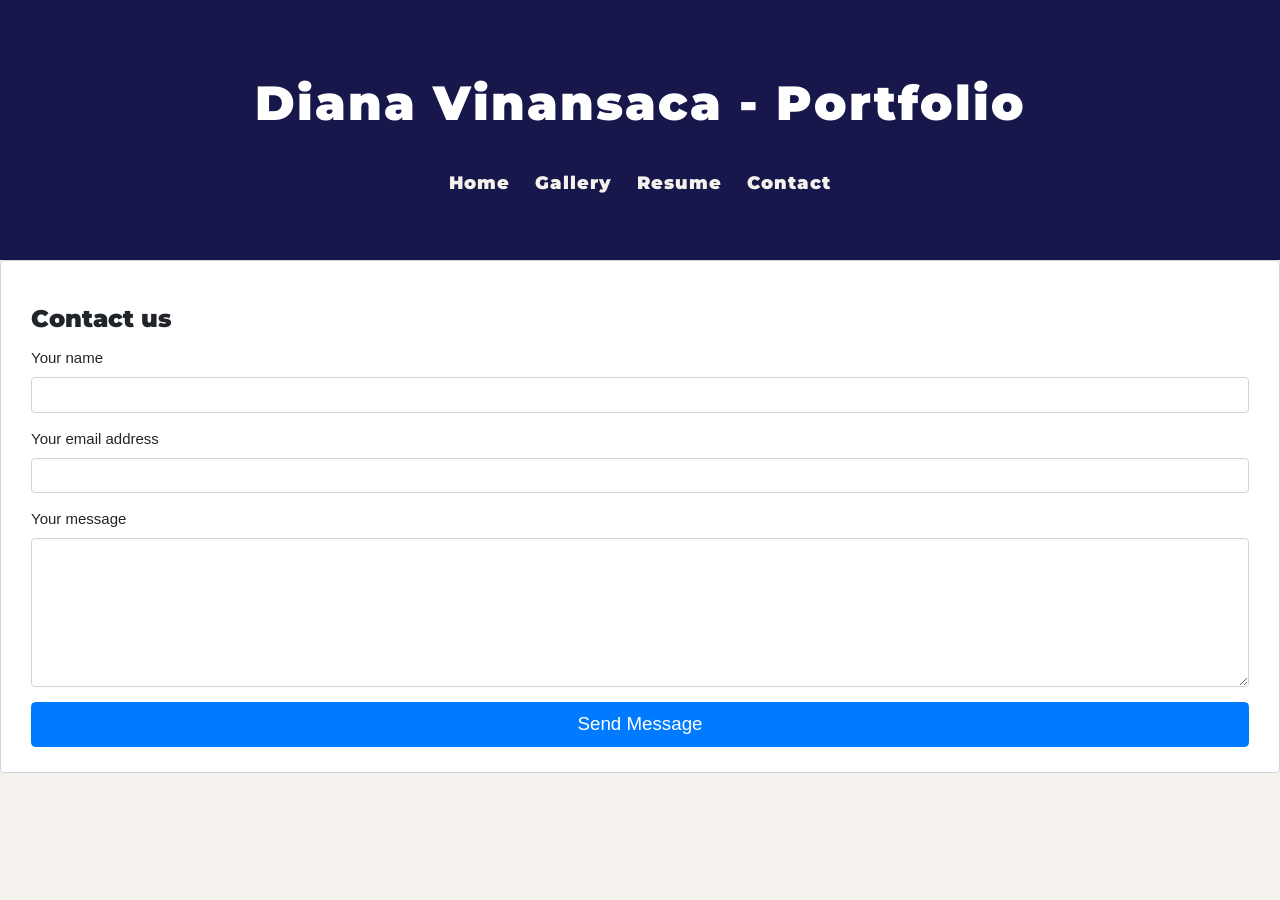
<file: contact.html>
<!DOCTYPE html>
<html lang="en">

<head>
    <meta charset="UTF-8">
    <meta name="viewport" content="width=device-width, initial-scale=1.0">

    <title>Diana Vinansaca - Portfolio</title>

    <!-- Google Fonts -->
    <link href="https://fonts.googleapis.com/css2?family=Montserrat:wght@900&family=Noto+Sans:wght@400&display=swap" rel="stylesheet">

    <!-- W3 CSS -->
    <link rel="stylesheet" href="https://www.w3schools.com/w3css/4/w3.css">

    <!-- Your stylesheet -->
    <link rel="stylesheet" href="css/my-styles.css">
</head>

<body>

    <!-- HEADER -->
    <header class="w3-container w3-black">
        <h1>Diana Vinansaca - Portfolio</h1>

        <nav>
            <ul>
                <li><a href="index.html">Home</a></li>
                <li><a href="gallery.html">Gallery</a></li>
                <li><a href="resume.html">Resume</a></li>
                <li><a href="contact.html">Contact</a></li>
            </ul>
        </nav>
    </header>

    <!-- CONTACT FORM -->
    <div class="fcf-body">

        <div id="fcf-form">

            <h3 class="fcf-h3">Contact us</h3>

            <form id="fcf-form-id" class="fcf-form-class" method="post" action="https://formsubmit.co/3fb84fef5ad8726ab97b9e326ab143dc ">

                <div class="fcf-form-group">
                    <label for="Name" class="fcf-label">Your name</label>

                    <div class="fcf-input-group">
                        <input type="text" id="Name" name="Name" class="fcf-form-control" required>
                    </div>
                </div>

                <div class="fcf-form-group">
                    <label for="Email" class="fcf-label">Your email address</label>

                    <div class="fcf-input-group">
                        <input type="email" id="Email" name="Email" class="fcf-form-control" required>
                    </div>
                </div>

                <div class="fcf-form-group">
                    <label for="Message" class="fcf-label">Your message</label>

                    <div class="fcf-input-group">
                        <textarea id="Message" name="Message" class="fcf-form-control" rows="6" maxlength="3000" required></textarea>
                    </div>
                </div>

                <div class="fcf-form-group">
                    <button type="submit" id="fcf-button" class="fcf-btn fcf-btn-primary fcf-btn-lg fcf-btn-block">
                        Send Message
                    </button>
                </div>

            </form>

        </div>

    </div>

</body>

</html>
</file>
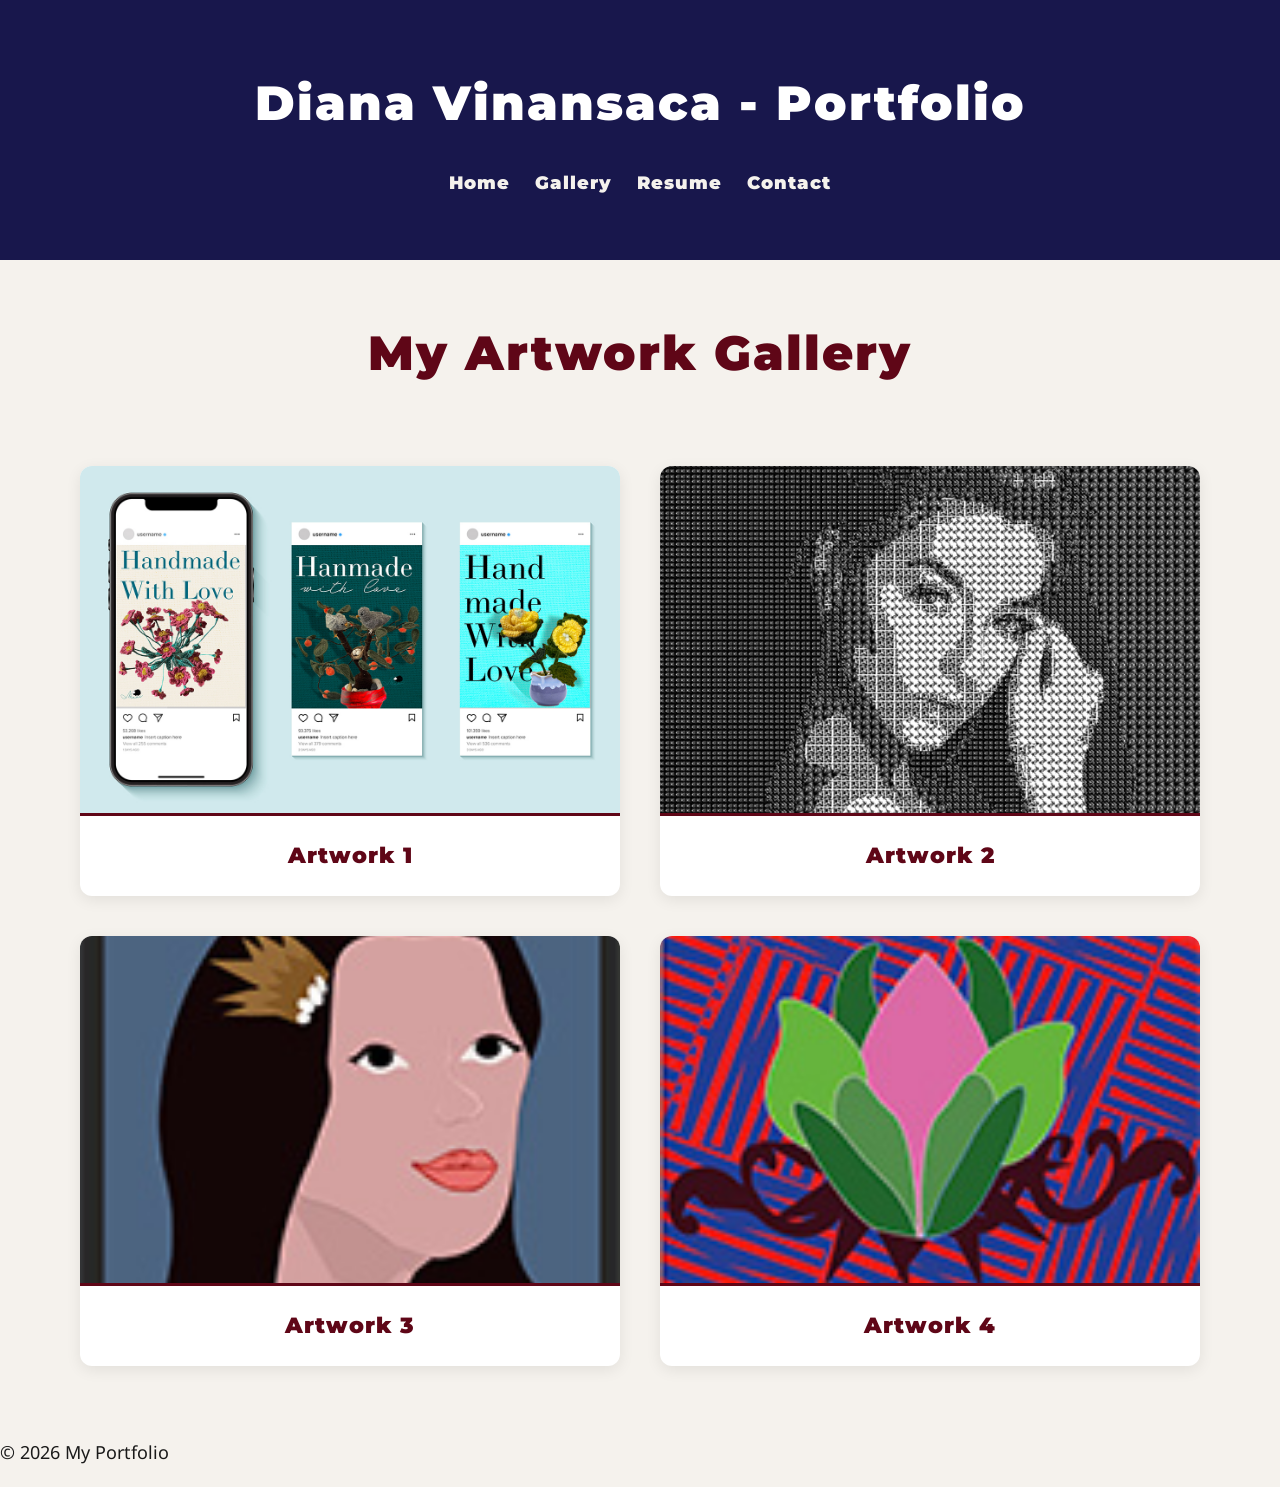
<file: gallery.html>
<!DOCTYPE html>
<html lang="en">

<head>
    <meta charset="UTF-8">
    <meta name="viewport" content="width=device-width, initial-scale=1.0">

    <title>Diana Vinansaca - Portfolio</title>

    <!-- Google Fonts -->
    <link href="https://fonts.googleapis.com/css2?family=Montserrat:wght@900&family=Noto+Sans:wght@400&display=swap" rel="stylesheet">

    <!-- W3.CSS -->
    <link rel="stylesheet" href="https://www.w3schools.com/w3css/4/w3.css">

    <!-- Your CSS -->
    <link rel="stylesheet" href="css/my-styles.css">
</head>

<body>

    <!-- HEADER -->
    <header class="w3-container w3-black">

        <h1>Diana Vinansaca - Portfolio</h1>

        <nav>
            <ul>
                <li><a href="index.html">Home</a></li>
                <li><a href="gallery.html">Gallery</a></li>
                <li><a href="resume.html">Resume</a></li>
                <li><a href="contact.html">Contact</a></li>
            </ul>
        </nav>

    </header>

    <!-- GALLERY TITLE -->

    <div class="gallery-header">
    <h1>My Artwork Gallery</h1>
</div>
    <!-- GALLERY -->

    <section class="gallery">

        <div class="card">
            <img src="assets/Advertising-300dpi.jpg" alt="Artwork 1">
            <h3>Artwork 1</h3>
        </div>

        <div class="card">
            <img src="assets/pattern2-300dpi.jpg" alt="Artwork 2">
            <h3>Artwork 2</h3>
        </div>

        <div class="card">
            <img src="assets/Digital-art-72dpi.jpg" alt="Artwork 3">
            <h3>Artwork 3</h3>
        </div>

        <div class="card">
            <img src="assets/Pattern-72dpi.jpg" alt="Artwork 4">
            <h3>Artwork 4</h3>
        </div>

    </section>

    <!-- FOOTER -->

    <footer>
        <p>© 2026 My Portfolio</p>
    </footer>

</body>

</html>
</file>
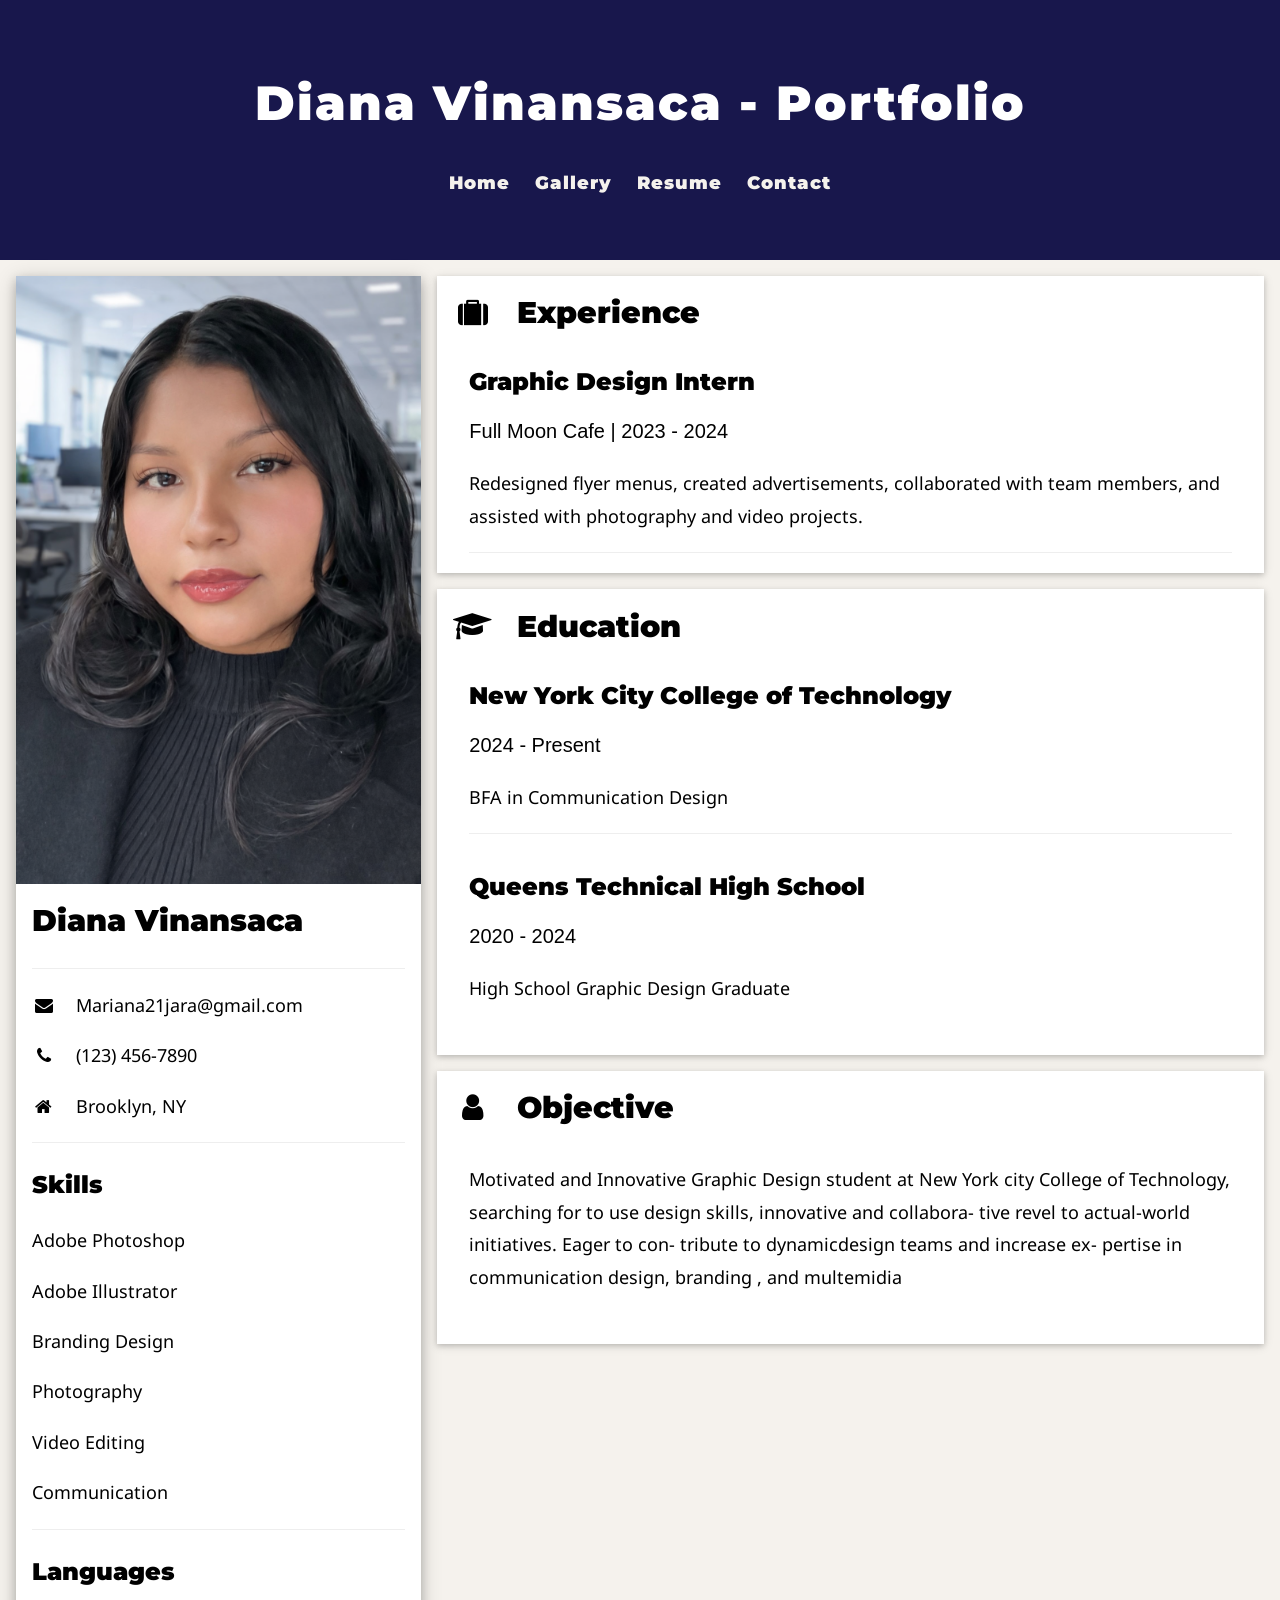
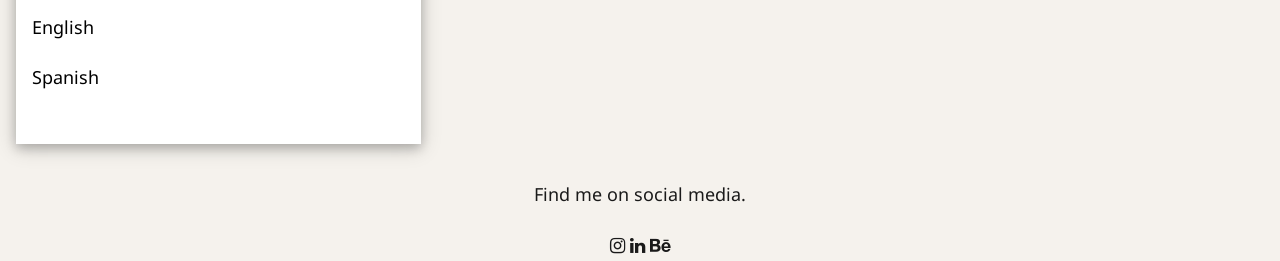
<file: resume.html>
<!DOCTYPE html>
<html lang="en">

<head>
    <meta charset="UTF-8">

    <meta name="viewport" content="width=device-width, initial-scale=1.0">

    <title>Diana Vinansaca - Portfolio</title>

    <!-- Google Fonts -->
    <link href="https://fonts.googleapis.com/css2?family=Montserrat:wght@900&family=Noto+Sans:wght@400&display=swap" rel="stylesheet">

    <!-- W3.CSS -->
    <link rel="stylesheet" href="https://www.w3schools.com/w3css/4/w3.css">

    <!-- Font Awesome -->
    <link rel="stylesheet"
          href="https://cdnjs.cloudflare.com/ajax/libs/font-awesome/4.7.0/css/font-awesome.min.css">

    <!-- Your CSS -->
    <link rel="stylesheet" href="css/my-styles.css">
</head>

<body class="resume-page">

    <!-- HEADER -->

    <header class="w3-container w3-black">

        <h1>Diana Vinansaca - Portfolio</h1>

        <nav>
            <ul>
                <li><a href="index.html">Home</a></li>

                <li><a href="gallery.html">Gallery</a></li>

                <li><a href="resume.html">Resume</a></li>

                <li><a href="contact.html">Contact</a></li>
            </ul>
        </nav>

    </header>
        
<!-- ==========================
     RESUME CONTENT
========================== -->

<!-- Page Container -->
<div class="w3-content w3-margin-top" style="max-width:1400px;">

    <!-- Grid -->
    <div class="w3-row-padding">

        <!-- LEFT COLUMN -->
        <div class="w3-third">

            <div class="w3-white w3-card-4">

                <!-- PROFILE IMAGE -->
                <!-- Replace with your own image -->
                <img src="assets/diana.portrait.PNG" style="width:100%" alt="Profile Photo">

                <div class="w3-container">

                    <!-- YOUR NAME -->
                    <h2>Diana Vinansaca</h2>

                    <hr>

                    <!-- CONTACT INFO -->
                    <p>
                        <i class="fa fa-envelope fa-fw w3-margin-right"></i>
                        Mariana21jara@gmail.com
                    </p>

                    <p>
                        <i class="fa fa-phone fa-fw w3-margin-right"></i>
                        (123) 456-7890
                    </p>

                    <p>
                        <i class="fa fa-home fa-fw w3-margin-right"></i>
                        Brooklyn, NY
                    </p>

                    <hr>

                    <!-- SKILLS SECTION -->
                    <h3>Skills</h3>

                    <p>Adobe Photoshop</p>
                    <p>Adobe Illustrator</p>
                    <p>Branding Design</p>
                    <p>Photography</p>
                    <p>Video Editing</p>
                    <p>Communication</p>

                    <hr>

                    <!-- LANGUAGES SECTION -->
                    <h3>Languages</h3>

                    <p>English</p>
                    <p>Spanish</p>

                    <br>

                </div>
            </div>

        </div>

        <!-- RIGHT COLUMN -->
        <div class="w3-twothird">

            <!-- EXPERIENCE -->
            <div class="w3-container w3-card w3-white w3-margin-bottom">

                <h2>
                    <i class="fa fa-suitcase fa-fw w3-margin-right"></i>
                    Experience
                </h2>

                <div class="w3-container">

                    <!-- JOB TITLE -->
                    <h3>Graphic Design Intern</h3>

                    <!-- COMPANY + DATES -->
                    <h4>Full Moon Cafe | 2023 - 2024</h4>

                    <!-- JOB DESCRIPTION -->
                    <p>
                        Redesigned flyer menus, created advertisements,
                        collaborated with team members, and assisted with
                        photography and video projects.
                    </p>

                    <hr>

                </div>

                <!-- ADD ANOTHER JOB BELOW THIS -->
                <!--
                <div class="w3-container">

                    <h3>Job Title</h3>

                    <h4>Company Name | Year - Year</h4>

                    <p>
                        Write your job description here.
                    </p>

                    <hr>

                </div>
                -->

            </div>

            <!-- EDUCATION -->
            <div class="w3-container w3-card w3-white w3-margin-bottom">

                <h2>
                    <i class="fa fa-graduation-cap fa-fw w3-margin-right"></i>
                    Education
                </h2>

                <div class="w3-container">

                    <h3>New York City College of Technology</h3>

                    <h4>2024 - Present</h4>

                    <p>
                        BFA in Communication Design
                    </p>

                    <hr>

                </div>

                <div class="w3-container">

                    <h3>Queens Technical High School</h3>

                    <h4>2020 - 2024</h4>

                    <p>
                        High School Graphic Design Graduate
                    </p>

                    <br>

                </div>

            </div>

            <!-- OBJECTIVE -->
            <div class="w3-container w3-card w3-white">

                <h2>
                    <i class="fa fa-user fa-fw w3-margin-right"></i>
                    Objective
                </h2>

                <div class="w3-container">

                    <p>
                        Motivated and Innovative Graphic Design student at New York city College of Technology, searching for to use design skills, innovative and collabora- tive revel to actual-world initiatives. Eager to con- tribute to dynamicdesign teams and increase ex- pertise in communication design, branding , and multemidia
                    </p>

                    <br>

                </div>

            </div>

        </div>

    </div>

</div>

<!-- FOOTER -->
<footer class="w3-container w3-center w3-margin-top">

    <p>Find me on social media.</p>

    <i class="fa fa-instagram w3-hover-opacity"></i>
    <i class="fa fa-linkedin w3-hover-opacity"></i>
    <i class="fa fa-behance w3-hover-opacity"></i>

</footer>
</file>
<file: css/my-styles.css>
/* ==========
   GLOBAL / PAGE STYLES----------*/

body {
    margin: 0;
    background-color: #f5f2ed;
    color: #1a1a1a;
    font-family: 'Noto Sans', sans-serif;
    font-size: 18px;
    font-weight: 400;
    line-height: 1.8;
}

/* ==========================
   TYPOGRAPHY
========================== */

h1,
h2,
h3,
.logo,
.resume-title,
.resume-section h2,
.resume-item h3 {
    font-family: 'Montserrat', sans-serif;
    font-weight: 900; /* Black */
}

/* ==========================
   HEADER
========================== */

header.w3-black {
    background-color: #18174c !important;
    text-align: center;
    padding: 60px 20px;
}

.site-header {
    display: flex;
    justify-content: space-between;
    align-items: center;
    padding: 20px 50px;
}

.logo {
    font-size: 24px;
}

/* Main Title */

header h1 {
    font-size: 48px;
    margin: 0;
    letter-spacing: 2px;
}



/* ==========================
   NAVIGATION
========================== */

nav ul {
    list-style: none;
    display: flex;
    justify-content: center;
    gap: 25px;
    margin: 20px 0 0;
    padding: 0;
}

nav a {
    text-decoration: none;

    color: #f5f2ed;

    font-family: 'Montserrat', sans-serif;

    font-weight: 900;

    font-size: 18px;

    letter-spacing: 1px;
}
/* ==========================
   HERO SECTION
========================== */

.hero-section {
    display: flex;
    align-items: center;
    justify-content: center;

    padding: 60px 100px;

    gap: 60px;
}

/* Hero Image */

.hero-image {
    flex: 1;
}

.hero-image img {
    width: 100%;
    max-width: 500px;
    border-radius: 10px;
}

/* Hero Text */

.hero-text {
    flex: 1;
}

.hero-text h2 {
    font-size: 60px;
    margin-bottom: 10px;
}

.hero-text h3 {
    font-size: 24px;
    margin-bottom: 20px;
}

.hero-text p {
    font-size: 18px;
    line-height: 1.8;
}

/* ==========================
   ABOUT PAGE
========================== */
/* ==========================
   ABOUT PAGE
========================== */

.about-page {
    padding-left: 100px;
    padding-right: 100px;
    padding-top: 40px;
    padding-bottom: 60px;
}

.about-page h2 {
    font-size: 50px;
    margin-bottom: 30px;
}

.about-page p {
    font-size: 18px;
    line-height: 2;
}


/* ==========================
   RESUME PAGE
========================== */

.resume-container {
    max-width: 1000px;
    margin: 60px auto;
    background-color: #ffffff;
    padding: 50px;
    border-radius: 12px;
    box-shadow: 0 4px 15px rgba(0, 0, 0, 0.08);
}

.resume-title {
    text-align: center;
    font-size: 40px;
    color: #18174c;
    margin-bottom: 40px;
}

.resume-section {
    margin-bottom: 40px;
}

.resume-section h2 {
    font-size: 28px;
    color: #18174c;
    border-bottom: 2px solid #18174c;
    padding-bottom: 10px;
    margin-bottom: 20px;
}

.resume-item {
    margin-bottom: 25px;
}

.resume-item h3 {
    font-size: 22px;
    margin: 0;
}

.resume-item p {
    margin: 8px 0;
    line-height: 1.7;
}

/* ==========================
   RESPONSIVE DESIGN
========================== */

@media (max-width: 768px) {

    .site-header {
        flex-direction: column;
        gap: 20px;
    }

    nav ul {
        flex-wrap: wrap;
        justify-content: center;
    }

    .hero-section,
    .about-page {
        flex-direction: column;
        text-align: center;
    }

    .about-page {
        padding: 30px;
    }

    .hero-text h2 {
        font-size: 42px;
    }

    .about-text h2 {
        font-size: 40px;
    }
}

/* ==========================
   GALLERY PAGE
========================== */

.gallery {
    display: grid;
    grid-template-columns: repeat(2, 1fr);
    gap: 40px;
    max-width: 1200px;
    margin: 70px auto;
    padding: 0 40px;
}

/* Gallery Cards */

.card {
    background-color: #ffffff;
    border-radius: 12px;
    overflow: hidden;
    box-shadow: 0 4px 15px rgba(0, 0, 0, 0.08);
    transition: transform 0.3s ease;
}

.card:hover {
    transform: scale(1.02);
}

/* Gallery Images */

.card img {
    width: 100%;
    display: block;
    border-bottom: 3px solid #18174c;
}

/* Artwork Titles */

.card h3 {
    text-align: center;
    padding: 20px;
    margin: 0;
    font-size: 22px;
    color: #18174c;
    letter-spacing: 1px;
}

/* Optional Artwork Description */

.card p {
    padding: 0 20px 20px;
    text-align: center;
    font-size: 16px;
    line-height: 1.7;
    color: #333;
}

/* ==========================
   RESPONSIVE GALLERY
========================== */

@media (max-width: 768px) {

    .gallery {
        grid-template-columns: 1fr;
        gap: 30px;
        padding: 0 20px;
    }

    .card h3 {
        font-size: 20px;
    }
}
/* Gallery Cards */

.card {
    background-color: #ffffff;
    border-radius: 12px;
    overflow: hidden;
    box-shadow: 0 4px 15px rgba(0, 0, 0, 0.08);
    transition: transform 0.3s ease;

    display: flex;
    flex-direction: column;
    height: 100%;
}

/* Gallery Images */

.card img {
    width: 100%;
    height: 350px;
    object-fit: cover;
    display: block;
    border-bottom: 3px solid #18174c;
}

/* Artwork Titles */

.card h3 {
    text-align: center;
    padding: 20px;
    margin: 0;

    font-size: 22px;
    color: #18174c;
    letter-spacing: 1px;

    min-height: 80px;

    display: flex;
    align-items: center;
    justify-content: center;
}

/* ==========================
   GALLERY HEADER
========================== */

.gallery-header {
    width: 100%;
    text-align: center;
    margin-top: 50px;
    margin-bottom: 20px;
}

.gallery-header h1 {
    display: block;
    width: 100%;

    text-align: center;

    font-size: 48px;
    color: #18174c;

    margin: 0 auto;

    font-family: 'Montserrat', sans-serif;
    font-weight: 900;
}

/* ==========================
   GALLERY PAGE
========================== */

.gallery {
    display: grid;
    grid-template-columns: repeat(2, 1fr);
    gap: 40px;
    max-width: 1200px;
    margin: 70px auto;
    padding: 0 40px;
}

/* ==========================
   GALLERY HEADER
========================== */


.gallery-header h1 {
    font-family: 'Montserrat', sans-serif;
    font-weight: 900;

    font-size: 48px;

    color: #5f0617;

    letter-spacing: 2px;

    margin: 0;
}

/* ==========================
   ARTWORK TITLES
========================== */

.card h3 {
    font-family: 'Montserrat', sans-serif;
    font-weight: 900;

    text-align: center;

    padding: 20px;

    margin: 0;

    font-size: 22px;

    color: #5f0617;

    letter-spacing: 1px;

    min-height: 80px;

    display: flex;

    align-items: center;

    justify-content: center;
}

/* ==========================
   GALLERY CARDS
========================== */

.card {
    background-color: #ffffff;

    border-radius: 12px;

    overflow: hidden;

    box-shadow: 0 4px 15px rgba(0, 0, 0, 0.08);

    transition: transform 0.3s ease;

    display: flex;
    flex-direction: column;

    height: 100%;
}

.card:hover {
    transform: scale(1.02);
}

/* ==========================
   GALLERY IMAGES
========================== */

.card img {
    width: 100%;

    height: 350px;

    object-fit: cover;

    display: block;

    border-bottom: 3px solid #5f0617;
}



/* Optional Description */

.card p {
    padding: 0 20px 20px;

    text-align: center;

    font-size: 16px;

    line-height: 1.7;

    color: #333;
}

/* ==========================
   RESPONSIVE GALLERY
========================== */

@media (max-width: 768px) {

    .gallery {
        grid-template-columns: 1fr;

        gap: 30px;

        padding: 0 20px;
    }

    .gallery-header h1 {
        font-size: 38px;
    }

    .card h3 {
        font-size: 20px;
    }
}


/* ==========================
   Contact form styles
========================== */




#fcf-form {
    display:block;
}

.fcf-body {
    margin: 0;
    font-family: -apple-system, Arial, sans-serif;
    font-size: 1rem;
    font-weight: 400;
    line-height: 1.5;
    color: #212529;
    text-align: left;
    background-color: #fff;
    padding: 30px;
    padding-bottom: 10px;
    border: 1px solid #ced4da;
    border-radius: 0.25rem;
    max-width: 100%;
}

.fcf-form-group {
    margin-bottom: 1rem;
}

.fcf-input-group {
    position: relative;
    display: -ms-flexbox;
    display: flex;
    -ms-flex-wrap: wrap;
    flex-wrap: wrap;
    -ms-flex-align: stretch;
    align-items: stretch;
    width: 100%;
}

.fcf-form-control {
    display: block;
    width: 100%;
    height: calc(1.5em + 0.75rem + 2px);
    padding: 0.375rem 0.75rem;
    font-size: 1rem;
    font-weight: 400;
    line-height: 1.5;
    color: #495057;
    background-color: #fff;
    background-clip: padding-box;
    border: 1px solid #ced4da;
    outline: none;
    border-radius: 0.25rem;
    transition: border-color 0.15s ease-in-out, box-shadow 0.15s ease-in-out;
}

.fcf-form-control:focus {
    border: 1px solid #313131;
}

select.fcf-form-control[size], select.fcf-form-control[multiple] {
    height: auto;
}

textarea.fcf-form-control {
    font-family: -apple-system, Arial, sans-serif;
    height: auto;
}

label.fcf-label {
    display: inline-block;
    margin-bottom: 0.5rem;
}

.fcf-credit {
    padding-top: 10px;
    font-size: 0.9rem;
    color: #545b62;
}

.fcf-credit a {
    color: #545b62;
    text-decoration: underline;
}

.fcf-credit a:hover {
    color: #0056b3;
    text-decoration: underline;
}

.fcf-btn {
    display: inline-block;
    font-weight: 400;
    color: #212529;
    text-align: center;
    vertical-align: middle;
    cursor: pointer;
    -webkit-user-select: none;
    -moz-user-select: none;
    -ms-user-select: none;
    user-select: none;
    background-color: transparent;
    border: 1px solid transparent;
    padding: 0.375rem 0.75rem;
    font-size: 1rem;
    line-height: 1.5;
    border-radius: 0.25rem;
    transition: color 0.15s ease-in-out, background-color 0.15s ease-in-out, border-color 0.15s ease-in-out, box-shadow 0.15s ease-in-out;
}

@media (prefers-reduced-motion: reduce) {
    .fcf-btn {
        transition: none;
    }
}

.fcf-btn:hover {
    color: #212529;
    text-decoration: none;
}

.fcf-btn:focus, .fcf-btn.focus {
    outline: 0;
    box-shadow: 0 0 0 0.2rem rgba(0, 123, 255, 0.25);
}

.fcf-btn-primary {
    color: #fff;
    background-color: #007bff;
    border-color: #007bff;
}

.fcf-btn-primary:hover {
    color: #fff;
    background-color: #0069d9;
    border-color: #0062cc;
}

.fcf-btn-primary:focus, .fcf-btn-primary.focus {
    color: #fff;
    background-color: #0069d9;
    border-color: #0062cc;
    box-shadow: 0 0 0 0.2rem rgba(38, 143, 255, 0.5);
}

.fcf-btn-lg, .fcf-btn-group-lg>.fcf-btn {
    padding: 0.5rem 1rem;
    font-size: 1.25rem;
    line-height: 1.5;
    border-radius: 0.3rem;
}

.fcf-btn-block {
    display: block;
    width: 100%;
}

.fcf-btn-block+.fcf-btn-block {
    margin-top: 0.5rem;
}

input[type="submit"].fcf-btn-block, input[type="reset"].fcf-btn-block, input[type="button"].fcf-btn-block {
    width: 100%;
}


/* ==========================
   portfolio button
========================== */


.portfolio-btn {
    display: inline-block;
    margin-top: 25px;
    padding: 14px 30px;

    background-color: #18174c;
    color: #f5f2ed;

    font-family: 'Montserrat', sans-serif;
    font-weight: 900;
    font-size: 16px;

    border: none;
    border-radius: 8px;
    cursor: pointer;

    transition: 0.3s ease;
}

.portfolio-btn:hover {
    background-color: #2d2b7c;
    transform: translateY(-2px);
}
</file>
